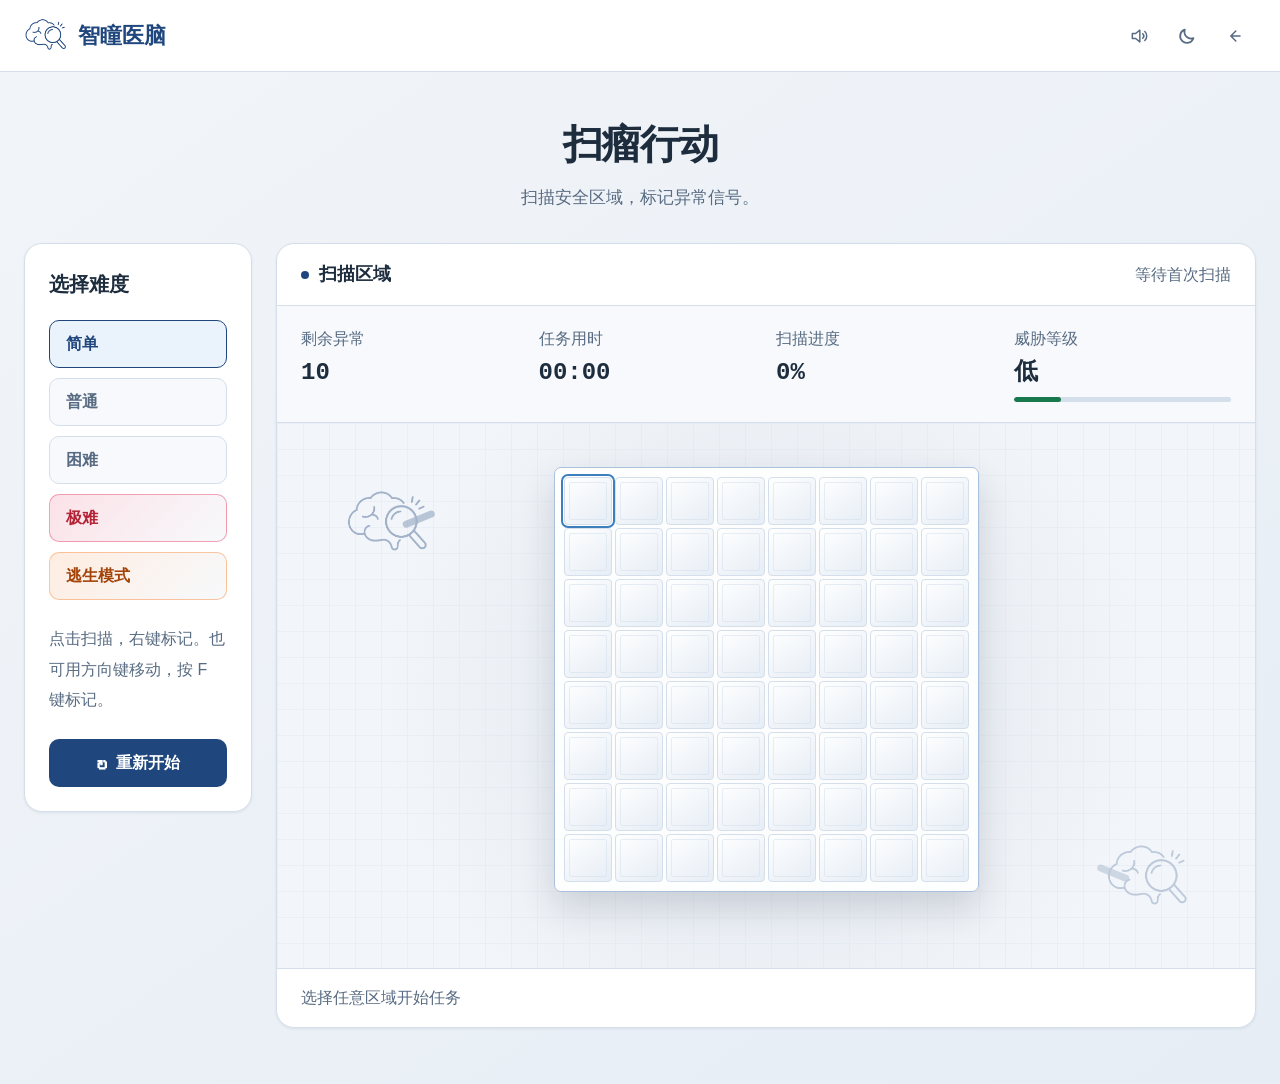
<file: game.html>
<!DOCTYPE html>
<html lang="zh-CN">
<head>
    <meta charset="UTF-8">
    <meta name="viewport" content="width=device-width, initial-scale=1.0">
    <meta name="description" content="BTIR 彩蛋小游戏：在移动扫描线抵达前标记异常信号并完成安全区域扫描。">
    <title>BTIR · 扫瘤行动</title>
    <link rel="icon" type="image/png" href="./assets/icon_exp.png?v=2">
    <script src="./js/theme-init.js"></script>
    <link rel="stylesheet" href="./css/theme.css">
    <link rel="stylesheet" href="./css/game.css?v=4">
</head>
<body>
    <a class="skip-link" href="#mainContent">跳到游戏</a>
    <header class="game-header">
        <a class="game-brand" href="index.html"><span class="game-logo" aria-hidden="true"></span><div><strong>智瞳医脑</strong></div></a>
        <div class="game-header-actions"><button id="soundToggle" class="round-button" type="button" aria-label="切换游戏音效" title="切换游戏音效"><svg class="sound-on" viewBox="0 0 24 24" aria-hidden="true"><path d="M4 9v6h4l5 4V5L8 9H4Zm12.5.2a4 4 0 0 1 0 5.6M19 6.6a7.5 7.5 0 0 1 0 10.8"/></svg><svg class="sound-off" viewBox="0 0 24 24" aria-hidden="true"><path d="M4 9v6h4l5 4V5L8 9H4Zm12 1 5 5m0-5-5 5"/></svg></button><button id="gameTheme" class="round-button" type="button" aria-label="切换明暗主题" title="切换明暗主题"><svg class="moon-icon" viewBox="0 0 20 20" aria-hidden="true"><path d="M16.4 12.2A6.8 6.8 0 0 1 7.8 3.6a6.8 6.8 0 1 0 8.6 8.6Z"/></svg><svg class="sun-icon" viewBox="0 0 20 20" aria-hidden="true"><circle cx="10" cy="10" r="3.2"/><path d="M10 1.8v2M10 16.2v2M1.8 10h2M16.2 10h2M4.2 4.2l1.4 1.4M14.4 14.4l1.4 1.4M15.8 4.2l-1.4 1.4M5.6 14.4l-1.4 1.4"/></svg></button><a class="back-button" href="index.html" aria-label="返回展示页" title="返回展示页"><svg viewBox="0 0 24 24" aria-hidden="true"><path d="m13 6-6 6 6 6m-5-6h10"/></svg></a></div>
    </header>

    <main class="game-shell" id="mainContent">
        <section class="mission-copy">
            <h1>扫瘤行动</h1>
            <p>扫描安全区域，标记异常信号。</p>
        </section>

        <section class="game-layout">
            <aside class="control-panel">
                <h2 class="panel-heading" id="difficultyHeading">选择难度</h2>
                <div class="difficulty-block">
                    <div class="difficulty-list" id="difficultyList" role="group" aria-labelledby="difficultyHeading">
                        <button type="button" data-difficulty="easy" class="active" aria-pressed="true"><strong>简单</strong></button>
                        <button type="button" data-difficulty="normal" aria-pressed="false"><strong>普通</strong></button>
                        <button type="button" data-difficulty="hard" aria-pressed="false"><strong>困难</strong></button>
                        <button type="button" data-difficulty="extreme" class="extreme-difficulty" aria-pressed="false"><strong>极难</strong></button>
                        <button type="button" data-difficulty="escape" class="escape-difficulty" aria-pressed="false"><strong>逃生模式</strong></button>
                    </div>
                </div>
                <p class="game-instructions" id="gameInstructions">点击扫描，右键标记。也可用方向键移动，按 F 键标记。</p>
                <button class="restart-button" id="restartButton" type="button"><span>↻</span> 重新开始</button>
            </aside>

            <section class="game-console" aria-labelledby="boardTitle">
                <div class="console-header">
                    <div><span class="live-dot"></span><strong id="boardTitle">扫描区域</strong></div>
                    <span id="gameStatus" class="game-status idle" role="status">等待首次扫描</span>
                </div>
                <div class="hud">
                    <div><span id="counterLabel">剩余异常</span><strong id="mineCounter">10</strong></div>
                    <div><span id="timerLabel">任务用时</span><strong id="timerValue">00:00</strong></div>
                    <div><span id="progressLabel">扫描进度</span><strong id="progressValue">0%</strong></div>
                    <div class="threat-meter"><span>威胁等级</span><strong id="threatValue">低</strong><i><b id="threatBar"></b></i></div>
                </div>
                <div class="board-stage" id="boardStage">
                    <div class="stage-grid" aria-hidden="true"></div>
                    <div class="threat-preview-layer" id="threatPreviewLayer" aria-hidden="true"></div>
                    <div class="brain-actor brain-one" aria-hidden="true"><div class="ambient-brain"></div><i></i></div>
                    <div class="brain-actor brain-two" aria-hidden="true"><div class="ambient-brain"></div><i></i></div>
                    <div class="board-wrap"><div id="gameBoard" class="game-board" role="grid" aria-label="扫瘤游戏棋盘"></div></div>
                    <div class="stage-corners" aria-hidden="true"><i></i><i></i><i></i><i></i></div>
                </div>
                <div class="console-footer"><span id="footerMessage">选择任意区域开始任务</span></div>
            </section>
        </section>
    </main>

    <div class="result-modal" id="resultModal" hidden>
        <div class="result-card" role="dialog" aria-modal="true" aria-labelledby="resultTitle">
            <span class="result-symbol" id="resultSymbol">✓</span><h2 id="resultTitle">扫描任务完成</h2><p id="resultText"></p>
            <div class="result-stats"><div><span>用时</span><strong id="resultTime">00:00</strong></div><div><span>扫描率</span><strong id="resultProgress">100%</strong></div><div><span>难度</span><strong id="resultDifficulty">简单</strong></div></div>
            <div class="result-actions"><button id="playAgain" type="button">再来一局</button><a href="index.html">返回展示页</a></div>
        </div>
    </div>
    <div class="toast" id="gameToast" role="status"></div>
    <script src="./js/game.js"></script>
</body>
</html>
</file>
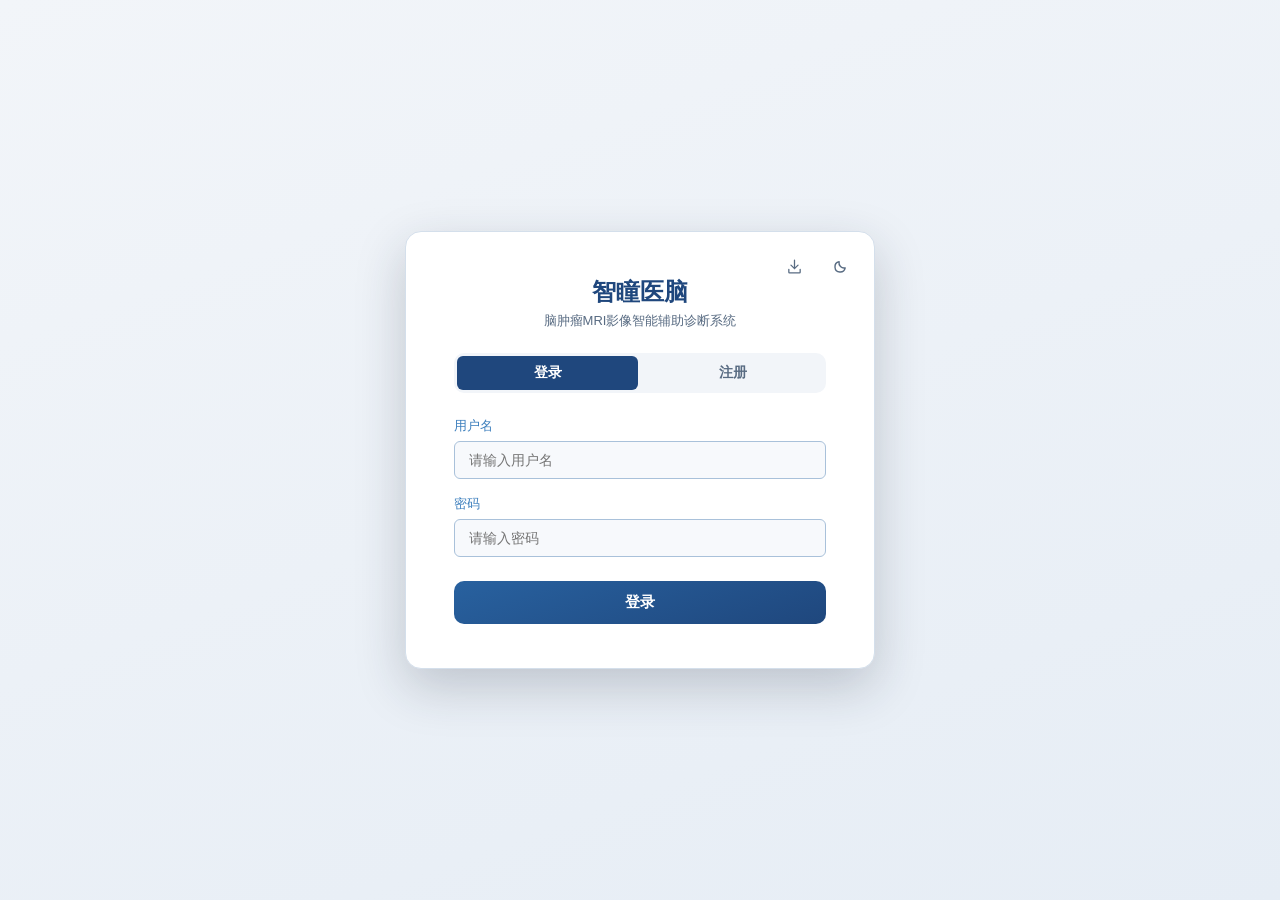
<file: frontend/change-password.html>
<!DOCTYPE html>
<html lang="zh-CN">
<head>
    <meta charset="UTF-8">
    <meta name="viewport" content="width=device-width, initial-scale=1.0">
    <title>修改密码 - 智瞳医脑 - 脑肿瘤MRI影像智能辅助诊断系统</title>
    <link rel="icon" type="image/png" href="/assets/icon_exp.png">
    <!-- Vue 无需在此页加载，使用原生脚本 -->
    <script src="./scripts/theme-init.js"></script>
    <link rel="stylesheet" href="./styles/theme.css">
    <link rel="stylesheet" href="./styles/controls.css">
    <link rel="stylesheet" href="./styles/auth.css">
</head>
<body>
    <div class="auth-card">
        <button type="button" class="theme-toggle btir-icon-button" id="themeToggle" title="切换主题" aria-label="切换主题">
            <svg class="guide-icon-dark" viewBox="0 0 16 16" width="15" height="15" fill="none" stroke="currentColor" stroke-width="1.5" stroke-linecap="round" style="display:none">
                <circle cx="8" cy="8" r="3.2"></circle>
                <path d="M8 1.5v1.8M8 12.7v1.8M1.5 8h1.8M12.7 8h1.8M3.4 3.4l1.3 1.3M11.3 11.3l1.3 1.3M12.7 3.4l-1.3 1.3M4.7 11.3l-1.3 1.3"></path>
            </svg>
            <svg class="guide-icon-light" viewBox="0 0 16 16" width="15" height="15" fill="none" stroke="currentColor" stroke-width="1.5" stroke-linecap="round" stroke-linejoin="round">
                <path d="M13 9.5A5.5 5.5 0 0 1 6.5 3 5.5 5.5 0 1 0 13 9.5Z"></path>
            </svg>
        </button>

        <h1>修改密码</h1>

        <div id="message" class="message" style="display:none"></div>

        <form id="changeForm" novalidate>
            <div class="form-group">
                <label for="currentPassword">当前密码</label>
                <input
                    type="password"
                    id="currentPassword"
                    autocomplete="current-password"
                    placeholder="请输入当前密码"
                    required
                />
            </div>
            <div class="form-group">
                <label for="newPassword">新密码</label>
                <input
                    type="password"
                    id="newPassword"
                    autocomplete="new-password"
                    placeholder="6-72 个字符"
                    required
                />
            </div>
            <div class="form-group">
                <label for="confirmPassword">确认新密码</label>
                <input
                    type="password"
                    id="confirmPassword"
                    autocomplete="new-password"
                    placeholder="再次输入新密码"
                    required
                />
            </div>
            <button type="submit" class="submit-btn" id="submitBtn">确认修改</button>
        </form>

        <div style="text-align:center; margin-top:16px; font-size:13px;">
            <a href="./login.html" style="color: var(--btir-accent);">返回登录</a>
        </div>
    </div>

    <script src="./scripts/change-password.js"></script>
</body>
</html>
</file>
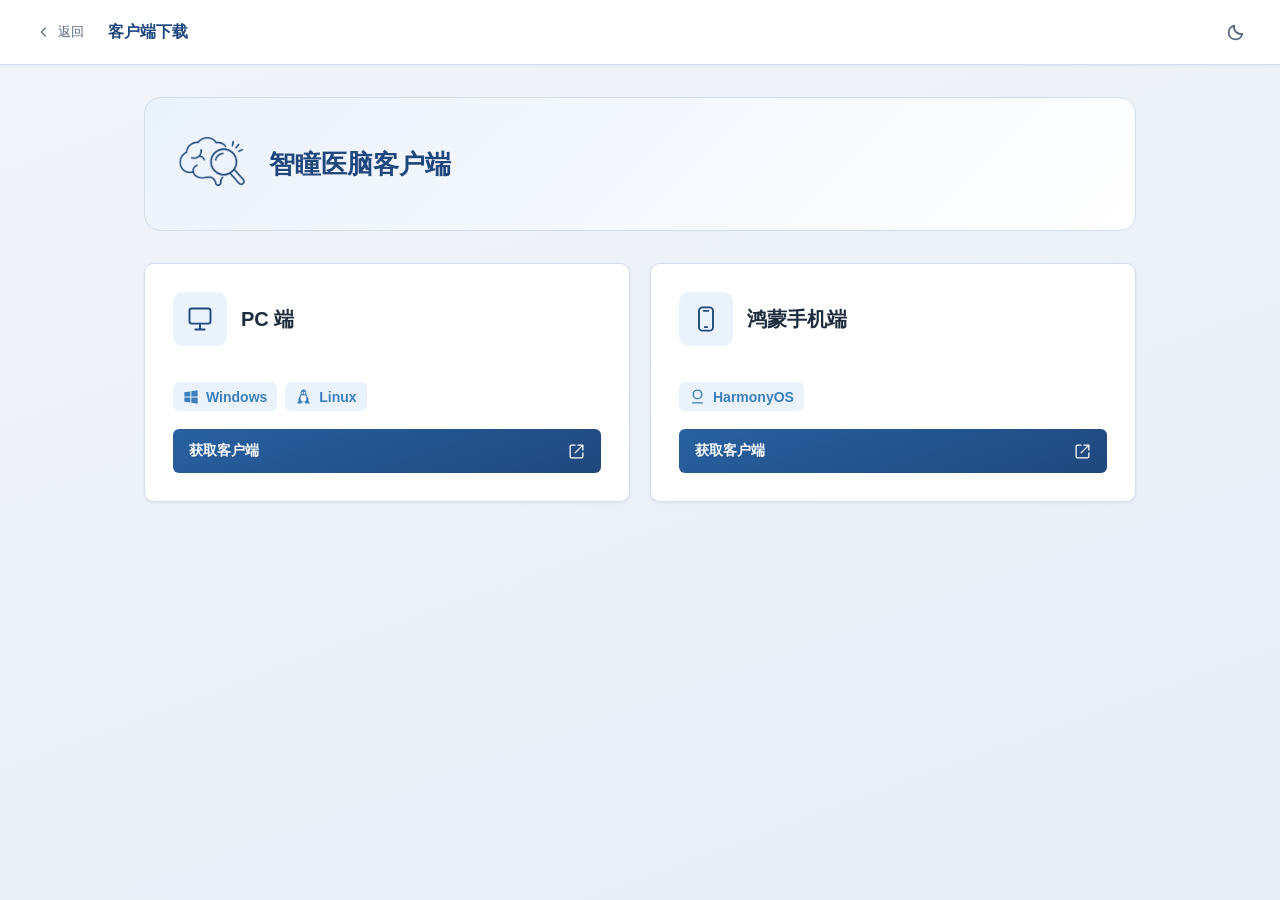
<file: frontend/download.html>
<!DOCTYPE html>
<html lang="zh-CN">
<head>
    <meta charset="UTF-8">
    <meta name="viewport" content="width=device-width, initial-scale=1.0">
    <title>客户端下载 - 智瞳医脑</title>
    <link rel="icon" type="image/png" href="/assets/icon_exp.png">
    <script src="./scripts/theme-init.js"></script>
    <link rel="stylesheet" href="./styles/theme.css">
    <link rel="stylesheet" href="./styles/controls.css">
    <link rel="stylesheet" href="./styles/download.css">
</head>
<body>
    <header class="download-header">
        <a class="download-back" id="downloadBack" href="./index.html">
            <svg viewBox="0 0 24 24" width="16" height="16" fill="none" stroke="currentColor" stroke-width="1.8" stroke-linecap="round" stroke-linejoin="round" aria-hidden="true"><path d="m14 6-6 6 6 6"></path></svg>
            返回
        </a>
        <span class="download-title">客户端下载</span>
        <button class="download-theme btir-icon-button" id="downloadTheme" type="button" title="切换到深色模式" aria-label="切换到深色模式">
            <svg class="theme-moon" viewBox="0 0 16 16" width="20" height="20" fill="none" stroke="currentColor" stroke-width="1.5" stroke-linecap="round" stroke-linejoin="round" aria-hidden="true"><path d="M13 9.5A5.5 5.5 0 0 1 6.5 3 5.5 5.5 0 1 0 13 9.5Z"></path></svg>
            <svg class="theme-sun" viewBox="0 0 16 16" width="20" height="20" fill="none" stroke="currentColor" stroke-width="1.5" stroke-linecap="round" aria-hidden="true"><circle cx="8" cy="8" r="3.2"></circle><path d="M8 1.5v1.8M8 12.7v1.8M1.5 8h1.8M12.7 8h1.8M3.4 3.4l1.3 1.3M11.3 11.3l1.3 1.3M12.7 3.4l-1.3 1.3M4.7 11.3l-1.3 1.3"></path></svg>
        </button>
    </header>

    <main class="download-main">
        <section class="download-hero" aria-labelledby="downloadHeading">
            <span class="download-logo" role="img" aria-label="智瞳医脑"></span>
            <div>
                <h1 id="downloadHeading">智瞳医脑客户端</h1>
            </div>
        </section>

        <section aria-label="客户端平台">
            <div class="download-grid">
                <article class="download-card" aria-labelledby="desktopHeading">
                    <div class="download-card-heading">
                        <span class="download-device" aria-hidden="true">
                            <svg viewBox="0 0 24 24" width="28" height="28" fill="none" stroke="currentColor" stroke-width="1.6" stroke-linecap="round" stroke-linejoin="round"><rect x="3" y="3" width="18" height="13" rx="2"></rect><path d="M8 21h8m-4-5v5"></path></svg>
                        </span>
                        <h2 id="desktopHeading">PC 端</h2>
                    </div>
                    <ul class="download-platforms" aria-label="支持的平台">
                        <li>
                            <svg viewBox="0 0 24 24" width="16" height="16" fill="currentColor" aria-hidden="true"><path d="m2 5 9-1.3v7.5H2zm10.5-1.5L22 2v9.2h-9.5zM2 12.8h9v7.5L2 19zm10.5 0H22V22l-9.5-1.4z"></path></svg>
                            Windows
                        </li>
                        <li>
                            <svg viewBox="0 0 24 24" width="17" height="17" aria-hidden="true"><path fill="currentColor" d="M12 2c-3 0-4.2 2.7-4 5.6.1 2-1.4 3.9-2.5 6.2-1.5 3.3-.3 6.4 3.1 6.4h6.8c3.4 0 4.6-3.1 3.1-6.4C17.4 11.5 15.9 9.6 16 7.6 16.2 4.7 15 2 12 2Z"></path><ellipse cx="12" cy="14.5" rx="4" ry="5" fill="var(--btir-surface)"></ellipse><ellipse cx="10.5" cy="7" rx="1.1" ry="1.6" fill="var(--btir-surface)"></ellipse><ellipse cx="13.5" cy="7" rx="1.1" ry="1.6" fill="var(--btir-surface)"></ellipse><path d="m10 9 2-1 2 1-2 2zM5 18l4 1 1 3H3zm14 0-4 1-1 3h7z" fill="currentColor"></path></svg>
                            Linux
                        </li>
                    </ul>
                    <p class="download-release-status" data-release-status="pc" role="status"></p>
                    <a class="download-action" data-client="pc" href="https://github.com/ckckh2023/BTIR-Client/tree/PC" target="_blank" rel="noopener noreferrer" aria-label="前往 GitHub 获取 PC 客户端（新标签页）">
                        <span>获取客户端</span>
                        <svg viewBox="0 0 24 24" width="17" height="17" fill="none" stroke="currentColor" stroke-width="1.8" stroke-linecap="round" stroke-linejoin="round" aria-hidden="true"><path d="M14 3h7v7m0-7L10 14M10 3H5a2 2 0 0 0-2 2v14a2 2 0 0 0 2 2h14a2 2 0 0 0 2-2v-5"></path></svg>
                    </a>
                </article>

                <article class="download-card" aria-labelledby="harmonyHeading">
                    <div class="download-card-heading">
                        <span class="download-device" aria-hidden="true">
                            <svg viewBox="0 0 24 24" width="28" height="28" fill="none" stroke="currentColor" stroke-width="1.6" stroke-linecap="round" stroke-linejoin="round"><rect x="6" y="2" width="12" height="20" rx="3"></rect><path d="M10 5h4m-3 14h2"></path></svg>
                        </span>
                        <h2 id="harmonyHeading">鸿蒙手机端</h2>
                    </div>
                    <ul class="download-platforms" aria-label="支持的平台">
                        <li>
                            <svg viewBox="0 0 24 24" width="17" height="17" fill="none" stroke="currentColor" stroke-width="2" stroke-linecap="round" aria-hidden="true"><circle cx="12" cy="9" r="6"></circle><path d="M5 21h14"></path></svg>
                            HarmonyOS
                        </li>
                    </ul>
                    <p class="download-release-status" data-release-status="harmony" role="status"></p>
                    <a class="download-action" data-client="harmony" href="https://github.com/ckckh2023/BTIR-Client/tree/Mobile-HarmonyOS" target="_blank" rel="noopener noreferrer" aria-label="前往 GitHub 获取鸿蒙客户端（新标签页）">
                        <span>获取客户端</span>
                        <svg viewBox="0 0 24 24" width="17" height="17" fill="none" stroke="currentColor" stroke-width="1.8" stroke-linecap="round" stroke-linejoin="round" aria-hidden="true"><path d="M14 3h7v7m0-7L10 14M10 3H5a2 2 0 0 0-2 2v14a2 2 0 0 0 2 2h14a2 2 0 0 0 2-2v-5"></path></svg>
                    </a>
                </article>
            </div>
        </section>
    </main>

    <script src="./scripts/download.js"></script>
</body>
</html>
</file>
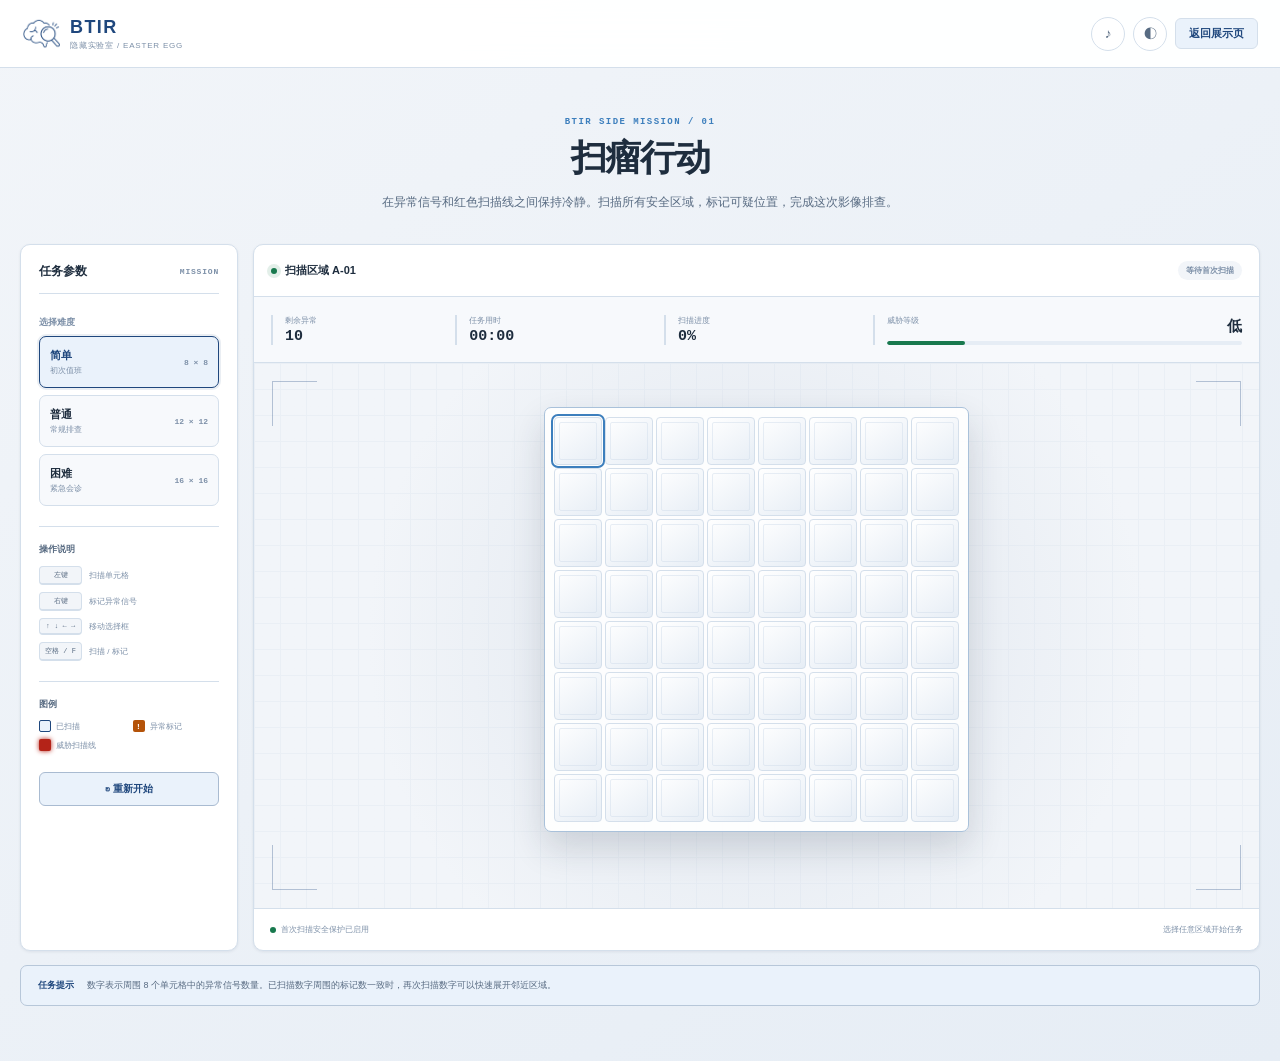
<file: frontend/game.html>
<!DOCTYPE html>
<html lang="zh-CN">
<head>
    <meta charset="UTF-8">
    <meta name="viewport" content="width=device-width, initial-scale=1.0">
    <meta name="description" content="BTIR 彩蛋小游戏：在移动扫描线抵达前标记异常信号并完成安全区域扫描。">
    <title>BTIR · 扫瘤行动</title>
    <link rel="icon" type="image/png" href="../assets/icon_exp.png">
    <script>
        (function () {
            var theme = 'light'
            try { theme = localStorage.getItem('btir_theme') || 'light' } catch (e) { /* 忽略 */ }
            document.documentElement.setAttribute('data-theme', theme)
        })()
    </script>
    <link rel="stylesheet" href="./theme.css">
    <link rel="stylesheet" href="./game.css">
</head>
<body>
    <header class="game-header">
        <a class="game-brand" href="about.html"><span class="game-logo" aria-hidden="true"></span><div><strong>BTIR</strong><span>隐藏实验室 / EASTER EGG</span></div></a>
        <div class="game-header-actions"><button id="soundToggle" class="round-button" type="button" aria-label="切换游戏音效" title="切换游戏音效"><span class="sound-on">♪</span><span class="sound-off">×</span></button><button id="gameTheme" class="round-button" type="button" aria-label="切换明暗主题" title="切换明暗主题">◐</button><a class="back-button" href="about.html">返回展示页</a></div>
    </header>

    <main class="game-shell">
        <section class="mission-copy">
            <span class="mission-kicker">BTIR SIDE MISSION / 01</span>
            <h1>扫瘤行动</h1>
            <p>在异常信号和红色扫描线之间保持冷静。扫描所有安全区域，标记可疑位置，完成这次影像排查。</p>
        </section>

        <section class="game-layout">
            <aside class="control-panel">
                <div class="panel-heading"><span>任务参数</span><b>MISSION</b></div>
                <div class="difficulty-block">
                    <label>选择难度</label>
                    <div class="difficulty-list" id="difficultyList">
                        <button type="button" data-difficulty="easy" class="active"><span><strong>简单</strong><small>初次值班</small></span><b>8 × 8</b></button>
                        <button type="button" data-difficulty="normal"><span><strong>普通</strong><small>常规排查</small></span><b>12 × 12</b></button>
                        <button type="button" data-difficulty="hard"><span><strong>困难</strong><small>紧急会诊</small></span><b>16 × 16</b></button>
                    </div>
                </div>
                <div class="rules-block">
                    <h2>操作说明</h2>
                    <div><kbd>左键</kbd><span>扫描单元格</span></div><div><kbd>右键</kbd><span>标记异常信号</span></div><div><kbd>↑ ↓ ← →</kbd><span>移动选择框</span></div><div><kbd>空格 / F</kbd><span>扫描 / 标记</span></div>
                </div>
                <div class="legend-block"><h2>图例</h2><span><i class="legend-safe"></i>已扫描</span><span><i class="legend-flag">!</i>异常标记</span><span><i class="legend-danger"></i>威胁扫描线</span></div>
                <button class="restart-button" id="restartButton" type="button"><span>↻</span> 重新开始</button>
            </aside>

            <section class="game-console" aria-labelledby="boardTitle">
                <div class="console-header">
                    <div><span class="live-dot"></span><strong id="boardTitle">扫描区域 A-01</strong></div>
                    <span id="gameStatus" class="game-status idle">等待首次扫描</span>
                </div>
                <div class="hud">
                    <div><span>剩余异常</span><strong id="mineCounter">10</strong></div>
                    <div><span>任务用时</span><strong id="timerValue">00:00</strong></div>
                    <div><span>扫描进度</span><strong id="progressValue">0%</strong></div>
                    <div class="threat-meter"><span>威胁等级</span><strong id="threatValue">低</strong><i><b id="threatBar"></b></i></div>
                </div>
                <div class="board-stage" id="boardStage">
                    <div class="stage-grid" aria-hidden="true"></div>
                    <div class="board-wrap"><div id="gameBoard" class="game-board" role="grid" aria-label="扫瘤游戏棋盘"></div></div>
                    <div class="stage-corners" aria-hidden="true"><i></i><i></i><i></i><i></i></div>
                </div>
                <div class="console-footer"><span><i></i> 首次扫描安全保护已启用</span><span id="footerMessage">选择任意区域开始任务</span></div>
            </section>
        </section>
        <section class="game-tip"><strong>任务提示</strong><p>数字表示周围 8 个单元格中的异常信号数量。已扫描数字周围的标记数一致时，再次扫描数字可以快速展开邻近区域。</p></section>
    </main>

    <div class="result-modal" id="resultModal" hidden>
        <div class="result-card" role="dialog" aria-modal="true" aria-labelledby="resultTitle">
            <span class="result-symbol" id="resultSymbol">✓</span><span class="result-kicker">MISSION REPORT</span><h2 id="resultTitle">扫描任务完成</h2><p id="resultText"></p>
            <div class="result-stats"><div><span>用时</span><strong id="resultTime">00:00</strong></div><div><span>扫描率</span><strong id="resultProgress">100%</strong></div><div><span>难度</span><strong id="resultDifficulty">简单</strong></div></div>
            <div class="result-actions"><button id="playAgain" type="button">再来一局</button><a href="about.html">返回展示页</a></div>
        </div>
    </div>
    <div class="toast" id="gameToast" role="status"></div>
    <script src="./game.js"></script>
</body>
</html>
</file>
<file: css/theme.css>
* {
            margin: 0;
            padding: 0;
            box-sizing: border-box;
        }

        [v-cloak] {
            display: none;
        }

        :root {
            --btir-primary: #1f477d;
            --btir-primary-hover: #28619f;
            --btir-primary-soft: #eaf2fb;
            --btir-accent: #3d7fbd;
            --btir-bg: #f2f5f9;
            --btir-bg-soft: #e6edf5;
            --btir-surface: #ffffff;
            --btir-surface-muted: #f7f9fc;
            --btir-border: #d4dfeb;
            --btir-border-strong: #a9c1da;
            --btir-text: #1e2d3e;
            --btir-text-secondary: #586b82;
            --btir-text-muted: #7d90a8;
            --btir-success: #18794e;
            --btir-success-bg: #dcfce7;
            --btir-warning: #b45309;
            --btir-warning-bg: #fef3c7;
            --btir-danger: #b42318;
            --btir-danger-bg: #fee2e2;
            --btir-info: #1d4ed8;
            --btir-info-bg: #dbeafe;
            --btir-radius-sm: 6px;
            --btir-radius-md: 10px;
            --btir-radius-lg: 16px;
            --btir-shadow-sm: 0 1px 3px rgba(30, 41, 59, 0.08);
            --btir-shadow-md: 0 6px 18px rgba(30, 41, 59, 0.10);
            --btir-shadow-lg: 0 18px 50px rgba(30, 41, 59, 0.22);
            --btir-font: 'Microsoft YaHei', 'PingFang SC', 'Segoe UI', Arial, sans-serif;
            --btir-mono: 'Consolas', 'Monaco', 'SFMono-Regular', monospace;
            --btir-transition: 0.2s ease;
            --btir-transition-slow: 0.3s ease;
            --btir-surface-hover: #edf5ff;
            --btir-progress-glow: rgba(59, 130, 246, 0.35);
            --btir-volume-wt: #3b82f6;
            --btir-volume-tc: #8b5cf6;
            --btir-volume-et: #d97706;
        }

        [data-theme="dark"] {
            color-scheme: dark;
            --btir-primary: #5791d4;
            --btir-primary-hover: #6aa5e8;
            --btir-primary-soft: #1a365c;
            --btir-accent: #78b2ed;
            --btir-bg: #0a1220;
            --btir-bg-soft: #111d31;
            --btir-surface: #152239;
            --btir-surface-muted: #1b2b46;
            --btir-surface-hover: #223957;
            --btir-border: #314865;
            --btir-border-strong: #4c6687;
            --btir-text: #f3f7fd;
            --btir-text-secondary: #c2d0e2;
            --btir-text-muted: #91a5c0;
            --btir-shadow-sm: 0 1px 3px rgba(0, 0, 0, 0.45);
            --btir-shadow-md: 0 6px 18px rgba(0, 0, 0, 0.5);
            --btir-shadow-lg: 0 18px 50px rgba(0, 0, 0, 0.6);
            --btir-progress-glow: rgba(59, 130, 246, 0.28);
            --btir-volume-wt: #60a5fa;
            --btir-volume-tc: #a78bfa;
            --btir-volume-et: #f59e0b;
        }

        @media (prefers-reduced-motion: reduce) {
            *,
            *::before,
            *::after {
                animation-duration: 0.01ms !important;
                animation-iteration-count: 1 !important;
                transition-duration: 0.01ms !important;
                scroll-behavior: auto !important;
            }
        }

        ::-webkit-scrollbar {
            width: 10px;
            height: 10px;
        }

        ::-webkit-scrollbar-track {
            background: transparent;
        }

        ::-webkit-scrollbar-thumb {
            background: var(--btir-border-strong);
            border: 2px solid transparent;
            border-radius: 999px;
            background-clip: padding-box;
        }

        ::-webkit-scrollbar-thumb:hover {
            background: var(--btir-accent);
            background-clip: padding-box;
        }

        * {
            scrollbar-width: thin;
            scrollbar-color: var(--btir-border-strong) transparent;
        }
</file>
<file: css/game.css>
body { min-width: 320px; min-height: 100vh; color: var(--btir-text); background: linear-gradient(145deg, var(--btir-bg), var(--btir-bg-soft)); font: 16px/1.6 var(--btir-font); }
button, a { font-family: inherit; -webkit-tap-highlight-color: transparent; }
a:focus-visible, button:focus-visible { outline: 3px solid var(--btir-accent); outline-offset: 3px; }
.skip-link { position: fixed; z-index: 300; top: -60px; left: 16px; padding: 8px 16px; color: #fff; background: var(--btir-primary); border-radius: 8px; }
.skip-link:focus { top: 10px; }
.game-header { min-height: 72px; padding: 10px max(24px, calc((100% - 1240px) / 2)); display: flex; align-items: center; justify-content: space-between; gap: 16px; background: var(--btir-surface); border-bottom: 1px solid var(--btir-border); }
.game-brand { display: flex; align-items: center; gap: 12px; color: var(--btir-primary); text-decoration: none; }
.game-logo { display: block; flex: 0 0 42px; width: 42px; height: 42px; background: currentColor; -webkit-mask: url('../assets/icon_exp.png') center / contain no-repeat; mask: url('../assets/icon_exp.png') center / contain no-repeat; }
.game-brand strong { font-size: 22px; white-space: nowrap; }
.game-header-actions { display: flex; gap: 6px; }
.round-button, .back-button { display: grid; place-items: center; flex: 0 0 42px; width: 42px; height: 42px; padding: 0; color: var(--btir-text-secondary); background: transparent; border: 0; border-radius: 10px; cursor: pointer; transition: color .2s, background .2s; }
.round-button:hover, .back-button:hover { color: var(--btir-primary); background: var(--btir-primary-soft); }
.round-button svg, .back-button svg { width: 20px; height: 20px; fill: none; stroke: currentColor; stroke-width: 1.8; stroke-linecap: round; stroke-linejoin: round; }
.sound-off, .game-header .sun-icon { display: none; }
.muted .sound-on, [data-theme="dark"] .game-header .moon-icon { display: none; }
.muted .sound-off, [data-theme="dark"] .game-header .sun-icon { display: block; }
.game-shell { width: min(1240px, calc(100% - 48px)); margin: auto; padding: 40px 0 56px; }
.mission-copy { margin-bottom: 32px; text-align: center; }
.mission-copy h1 { font-size: clamp(30px, 4vw, 40px); letter-spacing: -.035em; }
.mission-copy p { margin-top: 8px; color: var(--btir-text-secondary); font-size: 17px; }
.game-layout { display: grid; grid-template-columns: 228px minmax(0, 1fr); gap: 24px; align-items: start; }
.control-panel, .game-console { min-width: 0; background: var(--btir-surface); border: 1px solid var(--btir-border); border-radius: 18px; box-shadow: var(--btir-shadow-sm); }
.control-panel { padding: 24px; }
.panel-heading { font-size: 20px; margin-bottom: 20px; }
.difficulty-list { display: grid; gap: 10px; }
.difficulty-list button { min-height: 48px; padding: 10px 16px; color: var(--btir-text-secondary); background: var(--btir-surface-muted); border: 1px solid var(--btir-border); border-radius: 10px; text-align: left; font-size: 16px; cursor: pointer; transition: border-color .2s, background .2s, color .2s; }
.difficulty-list button:hover { color: var(--btir-primary); border-color: var(--btir-primary); }
.difficulty-list button.active { color: var(--btir-primary); background: var(--btir-primary-soft); border-color: var(--btir-primary); }
.game-instructions { margin-top: 24px; color: var(--btir-text-secondary); font-size: 16px; line-height: 1.9; }
.restart-button { display: flex; align-items: center; justify-content: center; gap: 8px; width: 100%; min-height: 48px; margin-top: 24px; padding: 10px 14px; color: #fff; background: var(--btir-primary); border: 0; border-radius: 10px; font-size: 16px; font-weight: 650; cursor: pointer; transition: background .2s; }
.restart-button:hover { background: var(--btir-primary-hover); }
.restart-button span { font-size: 23px; line-height: 1; }
.game-console { overflow: hidden; }
.console-header { min-height: 62px; padding: 14px 24px; display: flex; flex-wrap: wrap; align-items: center; justify-content: space-between; gap: 12px; border-bottom: 1px solid var(--btir-border); }
.console-header > div { display: flex; align-items: center; gap: 10px; }
.console-header strong { font-size: 18px; }
.live-dot { width: 8px; height: 8px; background: var(--btir-primary); border-radius: 50%; }
.game-status { color: var(--btir-text-secondary); font-size: 16px; }
.game-status.running { color: var(--btir-primary); }
.game-status.won { color: var(--btir-success); }
.game-status.lost { color: var(--btir-danger); }
.hud { display: grid; grid-template-columns: repeat(4, minmax(0, 1fr)); gap: 20px; padding: 20px 24px; background: var(--btir-surface-muted); border-bottom: 1px solid var(--btir-border); }
.hud span, .hud strong { display: block; }
.hud span { color: var(--btir-text-secondary); font-size: 16px; white-space: nowrap; }
.hud strong { margin-top: 4px; font: 700 24px/1.4 var(--btir-mono); }
.threat-meter i { display: block; height: 5px; margin-top: 8px; overflow: hidden; border-radius: 99px; background: var(--btir-border); }
.threat-meter b { display: block; height: 100%; width: 22%; border-radius: inherit; background: var(--btir-success); transition: width .3s, background .3s; }
.console-footer { padding: 16px 24px; color: var(--btir-text-secondary); font-size: 16px; border-top: 1px solid var(--btir-border); }
.board-stage { position: relative; min-height: 545px; display: grid; place-items: center; padding: 28px; overflow: hidden; background: radial-gradient(circle at center, color-mix(in srgb, var(--btir-primary) 9%, var(--btir-bg)) 0, var(--btir-bg) 68%); }.stage-grid { position: absolute; inset: 0; opacity: .25; background-image: linear-gradient(var(--btir-border) 1px, transparent 1px), linear-gradient(90deg,var(--btir-border) 1px, transparent 1px); background-size: 26px 26px; }.board-wrap { position: relative; z-index: 2; max-width: 100%; padding: 9px; background: color-mix(in srgb, var(--btir-surface) 92%, transparent); border: 1px solid var(--btir-border-strong); border-radius: 7px; box-shadow: 0 16px 35px rgba(30,45,62,.16); overflow: auto; }.game-board { --board-size: 8; --cell-size: 48px; display: grid; grid-template-columns: repeat(var(--board-size), var(--cell-size)); gap: 3px; outline: none; }.game-cell { position: relative; width: var(--cell-size); height: var(--cell-size); display: grid; place-items: center; padding: 0; color: var(--btir-text-secondary); background: linear-gradient(145deg, var(--btir-surface), var(--btir-bg-soft)); border: 1px solid var(--btir-border); border-radius: 4px; font: 800 calc(var(--cell-size) * .34) var(--btir-mono); cursor: crosshair; user-select: none; overflow: hidden; transition: background .12s, border-color .12s, transform .1s; }.game-cell::before { content: ''; position: absolute; inset: 4px; border: 1px solid color-mix(in srgb, var(--btir-border) 52%, transparent); border-radius: 2px; }.game-cell:hover:not(.revealed) { border-color: var(--btir-primary); background: var(--btir-primary-soft); transform: translateY(-1px); }.game-cell.selected { outline: 2px solid var(--btir-accent); outline-offset: 1px; z-index: 3; }.game-cell.revealed { background: var(--btir-surface-muted); border-color: color-mix(in srgb, var(--btir-border) 70%, transparent); cursor: default; }.game-cell.revealed::before { display: none; }.game-cell.flagged { color: #fff; background: var(--btir-warning); border-color: var(--btir-warning); }.game-cell.flagged::after { content: '!'; position: relative; z-index: 2; }.game-cell.mine { color: #fff; background: var(--btir-danger); border-color: var(--btir-danger); animation: mine-hit .42s ease; }.game-cell.mine::after { content: '×'; position: relative; z-index: 2; }.game-cell.n1 { color: #3979b6; }.game-cell.n2 { color: var(--btir-success); }.game-cell.n3 { color: var(--btir-warning); }.game-cell.n4,.game-cell.n5,.game-cell.n6,.game-cell.n7,.game-cell.n8 { color: var(--btir-danger); }.game-cell.threat::after { content: ''; position: absolute; z-index: 5; inset: 0; background: color-mix(in srgb, var(--btir-danger) 70%, transparent); box-shadow: inset 0 0 12px var(--btir-danger), 0 0 9px var(--btir-danger); animation: threat-flash .38s ease-in-out infinite alternate; pointer-events: none; }.game-cell.threat.horizontal::before { display: block; inset: calc(50% - 1px) 0 auto; height: 2px; border: 0; background: #ff6672; box-shadow: 0 0 8px #ff6672; }.game-cell.threat.vertical::before { display: block; inset: 0 auto 0 calc(50% - 1px); width: 2px; border: 0; background: #ff6672; box-shadow: 0 0 8px #ff6672; }

.game-board { --cell-size: var(--cell-limit, 48px); }
.game-cell.n1 { color: #1d5f9f; }
.game-cell.n2 { color: #08734a; }
.game-cell.n3 { color: #a34308; }
[data-theme="dark"] .game-cell.n1 { color: #93c5fd; }
[data-theme="dark"] .game-cell.n2 { color: #86efac; }
[data-theme="dark"] .game-cell.n3 { color: #fcd34d; }
[data-theme="dark"] .game-cell.n4, [data-theme="dark"] .game-cell.n5, [data-theme="dark"] .game-cell.n6, [data-theme="dark"] .game-cell.n7, [data-theme="dark"] .game-cell.n8 { color: #fda4af; }
.difficulty-list .extreme-difficulty { color: #fda4af; border-color: rgba(225,29,72,.38); background: linear-gradient(135deg, rgba(225,29,72,.13), var(--btir-surface-muted)); }.difficulty-list .extreme-difficulty.active { color: #fff; background: linear-gradient(135deg, #be123c, #4c0519); border-color: #fb7185; box-shadow: 0 0 0 2px rgba(251,113,133,.18), 0 0 22px rgba(225,29,72,.34); }body.extreme-mode .mission-copy { display: none; }body.extreme-mode .game-console { border-color: rgba(251,113,133,.35); }
.difficulty-list .escape-difficulty { color: #fed7aa; border-color: rgba(249,115,22,.38); background: linear-gradient(135deg, rgba(249,115,22,.13), var(--btir-surface-muted)); }.difficulty-list .escape-difficulty.active { color: #fff; background: linear-gradient(135deg, #ea580c, #7c2d12); border-color: #fdba74; box-shadow: 0 0 0 2px rgba(251,146,60,.18), 0 0 22px rgba(249,115,22,.34); }body.escape-mode .board-stage { background: radial-gradient(circle at center, rgba(225,29,72,.18), var(--btir-bg) 66%); }body.escape-mode .game-cell.escape-cell { cursor: none; }body.escape-mode .game-cell.selected { outline-color: #fff; box-shadow: 0 0 0 3px rgba(251,146,60,.75), 0 0 19px rgba(251,113,133,.82); animation: escape-player .55s ease-in-out infinite alternate; }body.escape-mode .hud > div:first-child strong { color: #fb7185; }body.escape-mode .console-footer span:first-child { display: none; }.board-stage.damage-flash::after { content: ''; position: absolute; z-index: 30; inset: 0; pointer-events: none; background: rgba(244,63,94,.34); animation: damage-hit .3s ease-out; }@keyframes escape-player { to { transform: scale(.88); } }@keyframes damage-hit { to { opacity: 0; } }

.brain-actor { position: absolute; z-index: 1; width: 82px; height: 82px; color: var(--btir-primary); opacity: .38; animation: brain-idle 3.2s ease-in-out infinite; }.ambient-brain { width: 82px; height: 82px; background-color: currentColor; -webkit-mask: url('../assets/icon_exp.png') center / contain no-repeat; mask: url('../assets/icon_exp.png') center / contain no-repeat; }.brain-actor > i { position: absolute; z-index: -1; top: 39px; left: 58px; width: 34px; height: 7px; display: block; background: currentColor; border-radius: 99px; opacity: .72; transform: rotate(-22deg); transform-origin: left center; }.brain-one { left: 7%; top: 11%; }.brain-two { right: 7%; bottom: 9%; opacity: .24; animation-delay: -1.4s; }.brain-two > i { right: 58px; left: auto; transform: rotate(22deg); transform-origin: right center; }[data-theme="dark"] .brain-actor { color: #93c5fd; }.brain-actor.throwing { animation: brain-throw .72s cubic-bezier(.2,.75,.25,1) both; }.brain-actor.throwing > i { animation: brain-arm-throw .72s ease-out both; }.brain-two.throwing > i { animation-name: brain-arm-throw-right; }.tumor-projectile { position: absolute; z-index: 6; width: 21px; height: 21px; display: block; pointer-events: none; background: radial-gradient(circle at 35% 30%, #fecdd3 0 12%, #fb7185 14% 44%, #be123c 48% 72%, #5f1028 76%); border: 2px solid rgba(255,255,255,.8); border-radius: 48% 56% 45% 60%; box-shadow: 0 0 15px #fb7185; transform: translate(-50%, -50%) scale(.7); transition: left 1.35s cubic-bezier(.2,.72,.23,1), top 1.35s cubic-bezier(.2,.72,.23,1), transform 1.35s ease-in, opacity 1.35s ease-in; }.game-cell.tumor-target { z-index: 7; overflow: visible; border-color: #fb7185; box-shadow: 0 0 0 2px rgba(251,113,133,.22); }.game-cell.tumor-target::after { content: ''; position: absolute; z-index: 8; inset: -58%; border: 3px solid #fb7185; border-radius: 50%; box-shadow: 0 0 16px 5px rgba(251,113,133,.78), inset 0 0 12px rgba(251,113,133,.28); pointer-events: none; animation: tumor-lock 1.35s linear forwards; }.game-cell.tumor-blocked { color: transparent; background: radial-gradient(circle, #fb7185 0 26%, #be123c 28% 48%, #5f1028 50% 100%); border-color: #fb7185; cursor: not-allowed; animation: tumor-pulse .65s ease-in-out infinite alternate; }.game-cell.tumor-blocked::before { display: none; }.game-cell.tumor-blocked::after { content: ''; position: absolute; width: 48%; height: 48%; border: 2px solid rgba(255,255,255,.78); border-radius: 50% 42% 56% 38%; box-shadow: 0 0 10px rgba(255,255,255,.75); transform: rotate(24deg); }.game-cell.tumor-blocked.selected { outline-color: #fda4af; }
@keyframes brain-idle { 0%,100% { transform: translateY(0) rotate(-2deg); } 50% { transform: translateY(-7px) rotate(2deg); } }
@keyframes brain-throw { 0% { transform: translate(0,0) rotate(0); } 30% { transform: translate(-7px,6px) rotate(-10deg); } 65% { transform: translate(10px,-6px) rotate(11deg); } 100% { transform: translate(0,0) rotate(0); } }
@keyframes brain-arm-throw { 0%,24% { transform: rotate(-22deg); } 62% { transform: rotate(-74deg) scaleX(1.18); } 100% { transform: rotate(-22deg); } }
@keyframes brain-arm-throw-right { 0%,24% { transform: rotate(22deg); } 62% { transform: rotate(74deg) scaleX(1.18); } 100% { transform: rotate(22deg); } }
@keyframes tumor-lock { 0% { transform: scale(1); opacity: .98; } 72% { opacity: 1; } 100% { transform: scale(.13); opacity: .2; } }
@keyframes tumor-pulse { to { filter: brightness(1.3); transform: scale(.93); box-shadow: inset 0 0 16px rgba(255,255,255,.34), 0 0 13px #fb7185; } }

/* The brain is a small actor: it idles, leans forward and throws toward its target. */
.ambient-brain { position: relative; z-index: 1; }.brain-actor > i { z-index: 0; }.brain-two.throwing { animation-name: brain-throw-right; }.tumor-projectile { transition-duration: var(--tumor-flight, 1.35s); }.game-cell.tumor-target::after { animation-duration: var(--tumor-lock-duration, 1.35s); }
.game-cell.tumor-splash-target { z-index: 6; overflow: visible; border-color: #fda4af; }.game-cell.tumor-splash-target::after { content: ''; position: absolute; z-index: 7; inset: -25%; border: 2px dashed #fda4af; border-radius: 50%; box-shadow: 0 0 10px 2px rgba(251,113,133,.55); pointer-events: none; animation: tumor-lock var(--tumor-lock-duration, 1.35s) linear forwards; }
@keyframes brain-throw-right { 0% { transform: translate(0,0) rotate(0); } 30% { transform: translate(7px,6px) rotate(10deg); } 65% { transform: translate(-10px,-6px) rotate(-11deg); } 100% { transform: translate(0,0) rotate(0); } }

.threat-preview-layer { position: absolute; inset: 0; z-index: 4; pointer-events: none; }.board-wrap { z-index: 2; }.threat-preview { position: absolute; display: grid; place-items: center; width: 26px; height: 26px; color: #fff; background: #e11d48; border: 3px solid #fff; border-radius: 50%; box-shadow: 0 0 16px 5px rgba(225,29,72,.86); font: 900 18px/1 var(--btir-mono); text-shadow: 0 1px 2px rgba(0,0,0,.65); transform: translate(-50%, -50%); animation: threat-warning .26s steps(2, end) infinite; }
@keyframes threat-warning { 50% { transform: translate(-50%, -50%) scale(1.14); background: #ff1744; box-shadow: 0 0 22px 8px rgba(255,23,68,.98); } }

/* Keep special modes within the same readable layout. */
.difficulty-list .extreme-difficulty { color: #b42335; }
.difficulty-list .escape-difficulty { color: #a34308; }
[data-theme="dark"] .difficulty-list .extreme-difficulty { color: #fda4af; }
[data-theme="dark"] .difficulty-list .escape-difficulty { color: #fed7aa; }
.difficulty-list .extreme-difficulty.active, .difficulty-list .escape-difficulty.active { color: #fff; }
body.extreme-mode .game-shell { width: min(1480px, calc(100% - 48px)); padding-top: 24px; }
body.extreme-mode .mission-copy { display: none; }
.result-modal { position: fixed; z-index: 200; inset: 0; display: grid; place-items: center; padding: 24px; overflow-y: auto; background: rgba(6,15,27,.72); backdrop-filter: blur(8px); }
.result-modal[hidden] { display: none; }
.result-card { width: min(480px, 100%); padding: 32px; border: 1px solid var(--btir-border); border-radius: 20px; color: var(--btir-text); background: var(--btir-surface); text-align: center; box-shadow: var(--btir-shadow-lg); animation: modal-in .25s ease; }
.result-symbol { display: grid; place-items: center; width: 64px; height: 64px; margin: 0 auto 20px; color: #fff; background: var(--btir-success); border-radius: 50%; font-size: 32px; }
.result-card.failed .result-symbol { background: var(--btir-danger); }
.result-card h2 { font-size: 28px; }
.result-card > p { margin-top: 12px; color: var(--btir-text-secondary); font-size: 16px; }
.result-stats { display: grid; grid-template-columns: repeat(3, minmax(0, 1fr)); gap: 8px; margin-top: 24px; }
.result-stats div { padding: 12px 8px; background: var(--btir-bg); border-radius: 10px; }
.result-stats span, .result-stats strong { display: block; font-size: 16px; }
.result-stats span { color: var(--btir-text-secondary); }
.result-stats strong { margin-top: 6px; overflow-wrap: anywhere; }
.result-actions { display: flex; gap: 12px; margin-top: 28px; }
.result-actions button, .result-actions a { flex: 1; display: inline-flex; align-items: center; justify-content: center; min-height: 48px; padding: 12px; border: 1px solid var(--btir-border); border-radius: 10px; color: var(--btir-primary); background: var(--btir-primary-soft); font-size: 16px; font-weight: 650; text-decoration: none; cursor: pointer; }
.result-actions button { color: #fff; background: var(--btir-primary); border-color: transparent; }
.result-actions button:hover { background: var(--btir-primary-hover); }
.result-actions a:hover { border-color: var(--btir-primary); }
.toast { position: fixed; z-index: 220; left: 50%; bottom: 24px; width: max-content; max-width: calc(100% - 32px); padding: 12px 18px; color: #fff; background: #172b45; border: 1px solid #4c6687; border-radius: 10px; font-size: 16px; opacity: 0; pointer-events: none; transform: translate(-50%,10px); transition: opacity .2s, transform .2s; }
.toast.show { opacity: 1; transform: translate(-50%,0); }
@keyframes threat-flash { to { opacity: .72; } }
@keyframes mine-hit { 50% { transform: scale(1.12); } }
@keyframes modal-in { from { opacity: 0; transform: scale(.94) translateY(10px); } }
@media (max-width: 1000px) {
    .game-layout { grid-template-columns: 1fr; gap: 20px; }
    .control-panel { display: grid; grid-template-columns: 1fr auto; gap: 16px 24px; align-items: center; }
    .panel-heading { grid-column: 1 / -1; margin: 0; }
    .difficulty-block { grid-column: 1 / -1; }
    .difficulty-list { grid-template-columns: repeat(5, minmax(0, 1fr)); }
    .difficulty-list button { text-align: center; padding-inline: 8px; }
    .game-instructions { margin: 0; }
    .restart-button { margin: 0; width: auto; }
    .board-stage { min-height: 460px; }
    .game-board { --cell-size: min(var(--cell-limit, 48px), max(24px, calc((100vw - 130px - (var(--board-size) - 1) * 3px) / var(--board-size)))); }
}
@media (max-width: 600px) {
    .game-header { min-height: 64px; padding: 10px 16px; gap: 8px; }
    .game-brand { gap: 8px; }
    .game-logo { flex-basis: 36px; width: 36px; height: 36px; }
    .game-brand strong { font-size: 18px; }
    .game-header-actions { gap: 2px; }
    .round-button, .back-button { flex-basis: 36px; width: 36px; height: 36px; }
    .game-shell, body.extreme-mode .game-shell { width: calc(100% - 24px); padding-top: 28px; }
    .mission-copy { margin-bottom: 24px; }
    .control-panel { grid-template-columns: 1fr; padding: 20px; gap: 16px; }
    .panel-heading, .difficulty-block { grid-column: auto; }
    .difficulty-list { grid-template-columns: repeat(3, minmax(0, 1fr)); }
    .difficulty-list button { padding-inline: 6px; }
    .difficulty-list .escape-difficulty { grid-column: span 2; }
    .console-header { padding: 16px; gap: 8px; }
    .hud { grid-template-columns: repeat(2, minmax(0, 1fr)); padding: 16px; gap: 16px 24px; }
    .hud strong { font-size: 22px; }
    .board-stage { min-height: 360px; padding: 24px 12px; }
    .board-wrap { padding: 6px; }
    .game-board { gap: 3px; --cell-size: min(var(--cell-limit, 48px), max(24px, calc((100vw - 66px - (var(--board-size) - 1) * 3px) / var(--board-size)))); }
    .console-footer { padding: 16px; }
    .result-modal { padding: 16px; }
    .result-card { padding: 24px 20px; }
    .result-card h2 { font-size: 24px; }
    .result-actions { flex-direction: column; }
}
</file>
<file: frontend/styles/theme.css>
* {
            margin: 0;
            padding: 0;
            box-sizing: border-box;
        }

        [v-cloak] {
            display: none;
        }

        :root {
            --btir-primary: #1f477d;
            --btir-primary-hover: #28619f;
            --btir-primary-soft: #eaf2fb;
            --btir-accent: #3d7fbd;
            --btir-bg: #f2f5f9;
            --btir-bg-soft: #e6edf5;
            --btir-surface: #ffffff;
            --btir-surface-muted: #f7f9fc;
            --btir-border: #d4dfeb;
            --btir-border-strong: #a9c1da;
            --btir-text: #1e2d3e;
            --btir-text-secondary: #586b82;
            --btir-text-muted: #7d90a8;
            --btir-success: #18794e;
            --btir-success-bg: #dcfce7;
            --btir-warning: #b45309;
            --btir-warning-bg: #fef3c7;
            --btir-danger: #b42318;
            --btir-danger-bg: #fee2e2;
            --btir-info: #1d4ed8;
            --btir-info-bg: #dbeafe;
            --btir-radius-sm: 6px;
            --btir-radius-md: 10px;
            --btir-radius-lg: 16px;
            --btir-shadow-sm: 0 1px 3px rgba(30, 41, 59, 0.08);
            --btir-shadow-md: 0 6px 18px rgba(30, 41, 59, 0.10);
            --btir-shadow-lg: 0 18px 50px rgba(30, 41, 59, 0.22);
            --btir-font: 'Microsoft YaHei', 'PingFang SC', 'Segoe UI', Arial, sans-serif;
            --btir-mono: 'Consolas', 'Monaco', 'SFMono-Regular', monospace;
            --btir-transition: 0.2s ease;
            --btir-transition-slow: 0.3s ease;
            --btir-surface-hover: #edf5ff;
            --btir-progress-glow: rgba(59, 130, 246, 0.35);
            --btir-volume-wt: #3b82f6;
            --btir-volume-tc: #8b5cf6;
            --btir-volume-et: #d97706;
        }

        [data-theme="dark"] {
            color-scheme: dark;
            --btir-primary: #5791d4;
            --btir-primary-hover: #6aa5e8;
            --btir-primary-soft: #1a365c;
            --btir-accent: #78b2ed;
            --btir-bg: #0a1220;
            --btir-bg-soft: #111d31;
            --btir-surface: #152239;
            --btir-surface-muted: #1b2b46;
            --btir-surface-hover: #223957;
            --btir-border: #314865;
            --btir-border-strong: #4c6687;
            --btir-text: #f3f7fd;
            --btir-text-secondary: #c2d0e2;
            --btir-text-muted: #91a5c0;
            --btir-shadow-sm: 0 1px 3px rgba(0, 0, 0, 0.45);
            --btir-shadow-md: 0 6px 18px rgba(0, 0, 0, 0.5);
            --btir-shadow-lg: 0 18px 50px rgba(0, 0, 0, 0.6);
            --btir-progress-glow: rgba(59, 130, 246, 0.28);
            --btir-volume-wt: #60a5fa;
            --btir-volume-tc: #a78bfa;
            --btir-volume-et: #f59e0b;
        }

        @media (prefers-reduced-motion: reduce) {
            *,
            *::before,
            *::after {
                animation-duration: 0.01ms !important;
                animation-iteration-count: 1 !important;
                transition-duration: 0.01ms !important;
                scroll-behavior: auto !important;
            }
        }

        ::-webkit-scrollbar {
            width: 10px;
            height: 10px;
        }

        ::-webkit-scrollbar-track {
            background: transparent;
        }

        ::-webkit-scrollbar-thumb {
            background: var(--btir-border-strong);
            border: 2px solid transparent;
            border-radius: 999px;
            background-clip: padding-box;
        }

        ::-webkit-scrollbar-thumb:hover {
            background: var(--btir-accent);
            background-clip: padding-box;
        }

        * {
            scrollbar-width: thin;
            scrollbar-color: var(--btir-border-strong) transparent;
        }
</file>
<file: frontend/styles/controls.css>
/* 公共图标按钮：页面样式仅负责定位。 */
.btir-icon-button {
    display: inline-flex;
    align-items: center;
    justify-content: center;
    flex-shrink: 0;
    width: 40px;
    height: 40px;
    padding: 0;
    color: var(--btir-text-secondary);
    background: transparent;
    border: 0;
    border-radius: 50%;
    font: inherit;
    text-decoration: none;
    cursor: pointer;
    transition: color var(--btir-transition), background-color var(--btir-transition), transform var(--btir-transition);
}

.btir-icon-button:hover {
    color: var(--btir-primary);
    background: var(--btir-primary-soft);
}

.btir-icon-button:active { transform: scale(0.92); }

.btir-icon-button:focus-visible {
    outline: 2px solid var(--btir-accent);
    outline-offset: 3px;
}

.btir-icon-button svg { vertical-align: middle; }
</file>
<file: frontend/styles/auth.css>
body {
    font-family: var(--btir-font);
    background: linear-gradient(160deg, var(--btir-bg) 0%, var(--btir-bg-soft) 100%);
    color: var(--btir-text);
    min-height: 100vh;
    display: flex;
    justify-content: center;
    align-items: center;
    padding: 20px;
}

.auth-card {
    position: relative;
    background: var(--btir-surface);
    border: 1px solid var(--btir-border);
    border-radius: var(--btir-radius-lg);
    box-shadow: var(--btir-shadow-lg);
    padding: 44px 48px;
    width: 470px;
    max-width: 100%;
    animation: slide-up 0.3s ease;
}

.auth-card .theme-toggle {
    position: absolute;
    top: 14px;
    right: 14px;
}

.auth-card .client-download-entry {
    position: absolute;
    top: 14px;
    right: 60px;
}

h1 {
    color: var(--btir-primary);
    margin-bottom: 22px;
    font-size: 24px;
    text-align: center;
}

.auth-card-subtitle {
    margin: -18px 0 22px;
    text-align: center;
    font-size: 13px;
    line-height: 1.4;
    color: var(--btir-text-secondary);
    font-weight: 500;
}

.form-group {
    margin-bottom: 16px;
}

label {
    display: block;
    margin-bottom: 6px;
    color: var(--btir-accent);
    font-weight: 500;
    font-size: 13px;
}

input {
    width: 100%;
    padding: 10px 14px;
    color: var(--btir-text);
    background: var(--btir-surface-muted);
    border: 1px solid var(--btir-border-strong);
    border-radius: var(--btir-radius-sm);
    font-size: 14px;
    transition: border-color var(--btir-transition), box-shadow var(--btir-transition);
}

input:hover {
    border-color: var(--btir-accent);
}

input:focus {
    outline: none;
    border-color: var(--btir-accent);
    box-shadow: 0 0 0 3px rgba(64, 126, 184, 0.14);
}

.submit-btn {
    width: 100%;
    padding: 12px;
    background: linear-gradient(160deg, var(--btir-primary-hover) 0%, var(--btir-primary) 100%);
    color: white;
    border: none;
    border-radius: var(--btir-radius-md);
    font-size: 15px;
    font-weight: 600;
    cursor: pointer;
    transition: all var(--btir-transition);
    margin-top: 8px;
}

.submit-btn:hover:not(:disabled) {
    transform: translateY(-2px);
    box-shadow: 0 6px 20px rgba(30, 60, 114, 0.32);
}

.submit-btn:active:not(:disabled) {
    transform: translateY(0);
}

.submit-btn:disabled {
    background: #a0aec0;
    cursor: not-allowed;
    transform: none;
    box-shadow: none;
}

.message {
    padding: 10px 12px;
    margin-bottom: 16px;
    border-radius: var(--btir-radius-sm);
    font-size: 13px;
    line-height: 1.5;
    animation: fade-in 0.2s ease;
}

.message.error {
    color: var(--btir-danger);
    background: var(--btir-danger-bg);
}

.message.success {
    color: var(--btir-success);
    background: var(--btir-success-bg);
}

[data-theme="dark"] .message.error {
    color: #fca5a5;
    background: #3b1a1a;
}

[data-theme="dark"] .message.success {
    color: #86efac;
    background: #14351f;
}

.loading-spinner {
    display: inline-block;
    width: 14px;
    height: 14px;
    border: 2px solid rgba(255, 255, 255, 0.45);
    border-top-color: #ffffff;
    border-radius: 50%;
    animation: spin 1s linear infinite;
    margin-right: 6px;
    vertical-align: middle;
}

@keyframes spin {
    0% { transform: rotate(0deg); }
    100% { transform: rotate(360deg); }
}

@keyframes fade-in {
    from { opacity: 0; transform: translateY(4px); }
    to { opacity: 1; transform: translateY(0); }
}

@keyframes slide-up {
    from { opacity: 0; transform: translateY(10px); }
    to { opacity: 1; transform: translateY(0); }
}

@media (max-width: 560px) {
    body {
        align-items: flex-start;
        min-height: 100vh;
        min-height: 100dvh;
        padding: 16px;
    }

    .auth-card {
        width: 100%;
        margin: auto 0;
        padding: 38px 20px 24px;
        border-radius: var(--btir-radius-md);
    }

    .auth-card .theme-toggle {
        top: 10px;
        right: 10px;
    }

    .auth-card-with-download-entry { padding-top: 60px; }

    .auth-card .client-download-entry { top: 10px; right: 56px; }

    h1 {
        margin-bottom: 20px;
        padding-right: 36px;
        padding-left: 36px;
        font-size: 22px;
        line-height: 1.35;
    }

    input {
        min-height: 44px;
        padding: 10px 12px;
    }

    .submit-btn {
        min-height: 46px;
    }

.message {
        padding: 10px 12px;
    }
}

@media (max-width: 360px) {
    body {
        padding: 10px;
    }

    .auth-card {
        padding-right: 16px;
        padding-left: 16px;
    }

    h1 {
        font-size: 20px;
    }
}
</file>
<file: frontend/styles/download.css>
body {
    min-height: 100vh;
    font-family: var(--btir-font);
    color: var(--btir-text);
    background: linear-gradient(160deg, var(--btir-bg) 0%, var(--btir-bg-soft) 100%);
}

.download-header {
    position: sticky;
    top: 0;
    z-index: 10;
    display: flex;
    align-items: center;
    gap: 12px;
    padding: 12px 24px;
    background: var(--btir-surface);
    border-bottom: 1px solid var(--btir-border);
    box-shadow: var(--btir-shadow-sm);
}

.download-back {
    display: inline-flex;
    align-items: center;
    justify-content: center;
    gap: 6px;
    min-height: 40px;
    padding: 6px 12px;
    color: var(--btir-text-secondary);
    background: transparent;
    border: 0;
    border-radius: 999px;
    font: inherit;
    font-size: 13px;
    text-decoration: none;
    cursor: pointer;
    transition: color var(--btir-transition), background-color var(--btir-transition), transform var(--btir-transition);
}

.download-back:hover {
    color: var(--btir-primary);
    background: var(--btir-primary-soft);
}

.download-title { color: var(--btir-primary); font-size: 16px; font-weight: 700; }
.download-theme { margin-left: auto; }
.theme-sun, [data-theme="dark"] .theme-moon { display: none; }
[data-theme="dark"] .theme-sun { display: block; }

.download-main { max-width: 1040px; margin: 32px auto; padding: 0 24px; }
.download-hero {
    display: flex;
    align-items: center;
    gap: 24px;
    padding: 32px;
    margin-bottom: 32px;
    background: linear-gradient(135deg, var(--btir-primary-soft) 0%, var(--btir-surface) 100%);
    border: 1px solid var(--btir-border);
    border-radius: var(--btir-radius-lg);
}

.download-logo {
    width: 68px;
    height: 68px;
    flex-shrink: 0;
    background-color: var(--btir-primary);
    -webkit-mask: url('/assets/icon_exp.png') center / contain no-repeat;
    mask: url('/assets/icon_exp.png') center / contain no-repeat;
}

[data-theme="dark"] .download-logo { background-color: #ffffff; }
.download-hero h1 { margin: 0; color: var(--btir-primary); font-size: 26px; line-height: 1.4; }
.download-grid { display: grid; grid-template-columns: repeat(2, minmax(0, 1fr)); gap: 20px; }
.download-card {
    display: flex;
    flex-direction: column;
    padding: 28px;
    background: var(--btir-surface);
    border: 1px solid var(--btir-border);
    border-radius: var(--btir-radius-md);
    box-shadow: var(--btir-shadow-sm);
}

.download-card-heading { display: flex; align-items: center; gap: 14px; margin-bottom: 18px; }
.download-device { display: inline-flex; align-items: center; justify-content: center; flex-shrink: 0; width: 54px; height: 54px; color: var(--btir-primary); background: var(--btir-primary-soft); border-radius: var(--btir-radius-md); }
.download-card h2 { font-size: 20px; }
.download-platforms { display: flex; flex-wrap: wrap; gap: 8px; margin: 18px 0; list-style: none; }
.download-platforms li { display: inline-flex; align-items: center; gap: 7px; padding: 6px 10px; color: var(--btir-accent); background: var(--btir-primary-soft); border-radius: var(--btir-radius-sm); font-size: 14px; font-weight: 600; }
/* 发布查询状态仅供辅助技术播报，避免在页面堆叠技术说明。 */
.download-release-status { position: absolute; width: 1px; height: 1px; padding: 0; margin: -1px; overflow: hidden; clip-path: inset(50%); white-space: nowrap; }
.download-action { display: flex; align-items: center; justify-content: space-between; gap: 12px; min-height: 44px; margin-top: auto; padding: 12px 16px; color: #ffffff; background: linear-gradient(160deg, var(--btir-primary-hover) 0%, var(--btir-primary) 100%); border-radius: var(--btir-radius-sm); text-decoration: none; font-size: 14px; font-weight: 600; transition: all var(--btir-transition); }
.download-action:hover { transform: translateY(-2px); box-shadow: 0 6px 20px rgba(30, 60, 114, 0.32); }
.download-action:active { transform: translateY(0); }
a:focus-visible, button:focus-visible { outline: 2px solid var(--btir-accent); outline-offset: 3px; }

@media (max-width: 640px) {
    .download-header { gap: 8px; padding: 10px 12px; }
    .download-main { margin: 20px auto; padding: 0 16px; }
    .download-hero { align-items: flex-start; gap: 16px; padding: 24px 20px; margin-bottom: 24px; }
    .download-logo { width: 44px; height: 44px; }
    .download-hero h1 { font-size: 21px; }
    .download-grid { grid-template-columns: 1fr; gap: 16px; }
    .download-card { padding: 24px; }
}

@media (max-width: 360px) {
    .download-hero { flex-direction: column; }
    .download-card { padding: 20px; }
}
</file>
<file: frontend/theme.css>
* {
            margin: 0;
            padding: 0;
            box-sizing: border-box;
        }

        [v-cloak] {
            display: none;
        }

        :root {
            --btir-primary: #1f477d;
            --btir-primary-hover: #28619f;
            --btir-primary-soft: #eaf2fb;
            --btir-accent: #3d7fbd;
            --btir-bg: #f2f5f9;
            --btir-bg-soft: #e6edf5;
            --btir-surface: #ffffff;
            --btir-surface-muted: #f7f9fc;
            --btir-border: #d4dfeb;
            --btir-border-strong: #a9c1da;
            --btir-text: #1e2d3e;
            --btir-text-secondary: #586b82;
            --btir-text-muted: #7d90a8;
            --btir-success: #18794e;
            --btir-success-bg: #dcfce7;
            --btir-warning: #b45309;
            --btir-warning-bg: #fef3c7;
            --btir-danger: #b42318;
            --btir-danger-bg: #fee2e2;
            --btir-info: #1d4ed8;
            --btir-info-bg: #dbeafe;
            --btir-radius-sm: 6px;
            --btir-radius-md: 10px;
            --btir-radius-lg: 16px;
            --btir-shadow-sm: 0 1px 3px rgba(30, 41, 59, 0.08);
            --btir-shadow-md: 0 6px 18px rgba(30, 41, 59, 0.10);
            --btir-shadow-lg: 0 18px 50px rgba(30, 41, 59, 0.22);
            --btir-font: 'Microsoft YaHei', 'PingFang SC', 'Segoe UI', Arial, sans-serif;
            --btir-mono: 'Consolas', 'Monaco', 'SFMono-Regular', monospace;
            --btir-transition: 0.2s ease;
            --btir-transition-slow: 0.3s ease;
            --btir-surface-hover: #edf5ff;
            --btir-progress-glow: rgba(59, 130, 246, 0.35);
            --btir-volume-wt: #3b82f6;
            --btir-volume-tc: #8b5cf6;
            --btir-volume-et: #d97706;
        }

        [data-theme="dark"] {
            color-scheme: dark;
            --btir-primary: #5791d4;
            --btir-primary-hover: #6aa5e8;
            --btir-primary-soft: #1a365c;
            --btir-accent: #78b2ed;
            --btir-bg: #0a1220;
            --btir-bg-soft: #111d31;
            --btir-surface: #152239;
            --btir-surface-muted: #1b2b46;
            --btir-surface-hover: #223957;
            --btir-border: #314865;
            --btir-border-strong: #4c6687;
            --btir-text: #f3f7fd;
            --btir-text-secondary: #c2d0e2;
            --btir-text-muted: #91a5c0;
            --btir-shadow-sm: 0 1px 3px rgba(0, 0, 0, 0.45);
            --btir-shadow-md: 0 6px 18px rgba(0, 0, 0, 0.5);
            --btir-shadow-lg: 0 18px 50px rgba(0, 0, 0, 0.6);
            --btir-progress-glow: rgba(59, 130, 246, 0.28);
            --btir-volume-wt: #60a5fa;
            --btir-volume-tc: #a78bfa;
            --btir-volume-et: #f59e0b;
        }

        @media (prefers-reduced-motion: reduce) {
            *,
            *::before,
            *::after {
                animation-duration: 0.01ms !important;
                animation-iteration-count: 1 !important;
                transition-duration: 0.01ms !important;
                scroll-behavior: auto !important;
            }
        }

        ::-webkit-scrollbar {
            width: 10px;
            height: 10px;
        }

        ::-webkit-scrollbar-track {
            background: transparent;
        }

        ::-webkit-scrollbar-thumb {
            background: var(--btir-border-strong);
            border: 2px solid transparent;
            border-radius: 999px;
            background-clip: padding-box;
        }

        ::-webkit-scrollbar-thumb:hover {
            background: var(--btir-accent);
            background-clip: padding-box;
        }

        * {
            scrollbar-width: thin;
            scrollbar-color: var(--btir-border-strong) transparent;
        }
</file>
<file: frontend/game.css>
body { min-width: 320px; min-height: 100vh; color: var(--btir-text); background: linear-gradient(145deg, var(--btir-bg), var(--btir-bg-soft)); font-family: var(--btir-font); }
button, a { font-family: inherit; -webkit-tap-highlight-color: transparent; }
.game-header { height: 68px; padding: 0 max(22px, calc((100% - 1240px) / 2)); display: flex; align-items: center; justify-content: space-between; background: color-mix(in srgb, var(--btir-surface) 94%, transparent); border-bottom: 1px solid var(--btir-border); backdrop-filter: blur(16px); }
.game-brand { display: flex; align-items: center; gap: 10px; text-decoration: none; }.game-logo { display: block; width: 38px; height: 38px; background: var(--btir-primary); -webkit-mask: url('../assets/icon_exp.png') center/contain no-repeat; mask: url('../assets/icon_exp.png') center/contain no-repeat; }[data-theme="dark"] .game-logo { background: #fff; }.game-brand div { display: flex; flex-direction: column; line-height: 1.15; }.game-brand strong { color: var(--btir-primary); font-size: 18px; letter-spacing: .08em; }.game-brand span { margin-top: 3px; color: var(--btir-text-muted); font-size: 8px; letter-spacing: .1em; }
.game-header-actions { display: flex; align-items: center; gap: 8px; }.round-button { width: 34px; height: 34px; display: grid; place-items: center; color: var(--btir-text-secondary); background: var(--btir-surface); border: 1px solid var(--btir-border); border-radius: 50%; cursor: pointer; }.round-button:hover { color: var(--btir-primary); border-color: var(--btir-primary); }.sound-off { display: none; }.muted .sound-on { display: none; }.muted .sound-off { display: inline; }.back-button { padding: 7px 13px; color: var(--btir-primary); background: var(--btir-primary-soft); border: 1px solid var(--btir-border); border-radius: 6px; font-size: 11px; font-weight: 700; text-decoration: none; }
.game-shell { width: min(1240px, calc(100% - 40px)); margin: 0 auto; padding: 42px 0 55px; }.mission-copy { text-align: center; }.mission-kicker { color: var(--btir-accent); font: 750 9px var(--btir-mono); letter-spacing: .16em; }.mission-copy h1 { margin-top: 6px; font-size: 36px; letter-spacing: -.04em; }.mission-copy p { max-width: 610px; margin: 9px auto 0; color: var(--btir-text-secondary); font-size: 12px; line-height: 1.75; }
.game-layout { display: grid; grid-template-columns: 218px 1fr; gap: 15px; margin-top: 31px; }.control-panel, .game-console { background: var(--btir-surface); border: 1px solid var(--btir-border); border-radius: 10px; box-shadow: var(--btir-shadow-sm); }.control-panel { padding: 18px; }.panel-heading { display: flex; align-items: center; justify-content: space-between; padding-bottom: 13px; border-bottom: 1px solid var(--btir-border); }.panel-heading span { font-size: 12px; font-weight: 750; }.panel-heading b { color: var(--btir-text-muted); font: 700 8px var(--btir-mono); letter-spacing: .1em; }.difficulty-block { padding-top: 17px; }.difficulty-block label { color: var(--btir-text-muted); font-size: 9px; font-weight: 700; }.difficulty-list { display: grid; gap: 7px; margin-top: 7px; }.difficulty-list button { width: 100%; min-height: 52px; padding: 8px 10px; display: flex; align-items: center; justify-content: space-between; color: var(--btir-text); background: var(--btir-surface-muted); border: 1px solid var(--btir-border); border-radius: 7px; text-align: left; cursor: pointer; transition: all .2s; }.difficulty-list button:hover { border-color: var(--btir-border-strong); }.difficulty-list button.active { color: var(--btir-primary); background: var(--btir-primary-soft); border-color: var(--btir-primary); box-shadow: 0 0 0 2px color-mix(in srgb, var(--btir-primary) 9%, transparent); }.difficulty-list button span { display: flex; flex-direction: column; }.difficulty-list strong { font-size: 11px; }.difficulty-list small { margin-top: 2px; color: var(--btir-text-muted); font-size: 8px; }.difficulty-list b { color: var(--btir-text-muted); font: 600 8px var(--btir-mono); }
.rules-block, .legend-block { margin-top: 20px; padding-top: 16px; border-top: 1px solid var(--btir-border); }.rules-block h2, .legend-block h2 { margin-bottom: 10px; color: var(--btir-text-secondary); font-size: 9px; }.rules-block div { display: flex; align-items: center; gap: 7px; margin: 7px 0; color: var(--btir-text-muted); font-size: 8px; }.rules-block kbd { min-width: 43px; padding: 3px 5px; color: var(--btir-text-secondary); background: var(--btir-bg); border: 1px solid var(--btir-border); border-bottom-width: 2px; border-radius: 4px; font: 7px var(--btir-mono); text-align: center; }.legend-block { display: grid; grid-template-columns: 1fr 1fr; gap: 7px; }.legend-block h2 { grid-column: 1/-1; margin-bottom: 2px; }.legend-block span { display: flex; align-items: center; gap: 5px; color: var(--btir-text-muted); font-size: 8px; }.legend-block i { display: grid; place-items: center; width: 12px; height: 12px; border-radius: 2px; font: 800 8px var(--btir-mono); font-style: normal; }.legend-safe { background: var(--btir-primary-soft); border: 1px solid var(--btir-primary); }.legend-flag { color: #fff; background: var(--btir-warning); }.legend-danger { background: var(--btir-danger); box-shadow: 0 0 5px var(--btir-danger); }.restart-button { width: 100%; margin-top: 21px; padding: 9px; color: var(--btir-primary); background: var(--btir-primary-soft); border: 1px solid color-mix(in srgb, var(--btir-primary) 24%, var(--btir-border)); border-radius: 6px; font-size: 10px; font-weight: 700; cursor: pointer; }.restart-button:hover { background: var(--btir-surface-hover); }
.game-console { min-width: 0; overflow: hidden; }.console-header { height: 52px; padding: 0 17px; display: flex; align-items: center; justify-content: space-between; border-bottom: 1px solid var(--btir-border); }.console-header > div { display: flex; align-items: center; gap: 8px; }.console-header strong { font-size: 11px; }.live-dot { width: 6px; height: 6px; background: var(--btir-success); border-radius: 50%; box-shadow: 0 0 0 4px color-mix(in srgb, var(--btir-success) 12%, transparent); }.game-status { padding: 4px 8px; border-radius: 999px; font-size: 8px; font-weight: 700; }.game-status.idle { color: var(--btir-text-muted); background: var(--btir-bg); }.game-status.running { color: var(--btir-primary); background: var(--btir-primary-soft); }.game-status.won { color: var(--btir-success); background: var(--btir-success-bg); }.game-status.lost { color: var(--btir-danger); background: var(--btir-danger-bg); }
.hud { min-height: 66px; padding: 10px 17px; display: grid; grid-template-columns: .7fr .8fr .8fr 1.5fr; align-items: center; gap: 12px; background: var(--btir-surface-muted); border-bottom: 1px solid var(--btir-border); }.hud > div { padding-left: 12px; border-left: 2px solid var(--btir-border); }.hud span, .hud strong { display: block; }.hud span { color: var(--btir-text-muted); font-size: 8px; }.hud strong { margin-top: 2px; font: 750 15px var(--btir-mono); }.threat-meter { display: grid !important; grid-template-columns: 1fr auto; }.threat-meter i { grid-column: 1/-1; display: block; height: 4px; margin-top: 5px; background: var(--btir-bg-soft); border-radius: 99px; overflow: hidden; }.threat-meter b { display: block; width: 22%; height: 100%; background: var(--btir-success); border-radius: inherit; transition: width .3s, background .3s; }
.board-stage { position: relative; min-height: 545px; display: grid; place-items: center; padding: 28px; overflow: hidden; background: radial-gradient(circle at center, color-mix(in srgb, var(--btir-primary) 9%, var(--btir-bg)) 0, var(--btir-bg) 68%); }.stage-grid { position: absolute; inset: 0; opacity: .25; background-image: linear-gradient(var(--btir-border) 1px, transparent 1px), linear-gradient(90deg,var(--btir-border) 1px, transparent 1px); background-size: 26px 26px; }.board-wrap { position: relative; z-index: 2; max-width: 100%; padding: 9px; background: color-mix(in srgb, var(--btir-surface) 92%, transparent); border: 1px solid var(--btir-border-strong); border-radius: 7px; box-shadow: 0 16px 35px rgba(30,45,62,.16); overflow: auto; }.game-board { --board-size: 8; --cell-size: 48px; display: grid; grid-template-columns: repeat(var(--board-size), var(--cell-size)); gap: 3px; outline: none; }.game-cell { position: relative; width: var(--cell-size); height: var(--cell-size); display: grid; place-items: center; padding: 0; color: var(--btir-text-secondary); background: linear-gradient(145deg, var(--btir-surface), var(--btir-bg-soft)); border: 1px solid var(--btir-border); border-radius: 4px; font: 800 calc(var(--cell-size) * .34) var(--btir-mono); cursor: crosshair; user-select: none; overflow: hidden; transition: background .12s, border-color .12s, transform .1s; }.game-cell::before { content: ''; position: absolute; inset: 4px; border: 1px solid color-mix(in srgb, var(--btir-border) 52%, transparent); border-radius: 2px; }.game-cell:hover:not(.revealed) { border-color: var(--btir-primary); background: var(--btir-primary-soft); transform: translateY(-1px); }.game-cell.selected { outline: 2px solid var(--btir-accent); outline-offset: 1px; z-index: 3; }.game-cell.revealed { background: var(--btir-surface-muted); border-color: color-mix(in srgb, var(--btir-border) 70%, transparent); cursor: default; }.game-cell.revealed::before { display: none; }.game-cell.flagged { color: #fff; background: var(--btir-warning); border-color: var(--btir-warning); }.game-cell.flagged::after { content: '!'; position: relative; z-index: 2; }.game-cell.mine { color: #fff; background: var(--btir-danger); border-color: var(--btir-danger); animation: mine-hit .42s ease; }.game-cell.mine::after { content: '×'; position: relative; z-index: 2; }.game-cell.n1 { color: #3979b6; }.game-cell.n2 { color: var(--btir-success); }.game-cell.n3 { color: var(--btir-warning); }.game-cell.n4,.game-cell.n5,.game-cell.n6,.game-cell.n7,.game-cell.n8 { color: var(--btir-danger); }.game-cell.threat::after { content: ''; position: absolute; z-index: 5; inset: 0; background: color-mix(in srgb, var(--btir-danger) 70%, transparent); box-shadow: inset 0 0 12px var(--btir-danger), 0 0 9px var(--btir-danger); animation: threat-flash .38s ease-in-out infinite alternate; pointer-events: none; }.game-cell.threat.horizontal::before { display: block; inset: calc(50% - 1px) 0 auto; height: 2px; border: 0; background: #ff6672; box-shadow: 0 0 8px #ff6672; }.game-cell.threat.vertical::before { display: block; inset: 0 auto 0 calc(50% - 1px); width: 2px; border: 0; background: #ff6672; box-shadow: 0 0 8px #ff6672; }
.stage-corners i { position: absolute; z-index: 1; width: 45px; height: 45px; border-color: color-mix(in srgb, var(--btir-primary) 30%, transparent); border-style: solid; }.stage-corners i:nth-child(1){left:18px;top:18px;border-width:1px 0 0 1px}.stage-corners i:nth-child(2){right:18px;top:18px;border-width:1px 1px 0 0}.stage-corners i:nth-child(3){left:18px;bottom:18px;border-width:0 0 1px 1px}.stage-corners i:nth-child(4){right:18px;bottom:18px;border-width:0 1px 1px 0}.console-footer { min-height: 42px; padding: 9px 16px; display: flex; align-items: center; justify-content: space-between; color: var(--btir-text-muted); font-size: 8px; border-top: 1px solid var(--btir-border); }.console-footer span:first-child { display: flex; align-items: center; gap: 5px; }.console-footer i { width: 6px; height: 6px; background: var(--btir-success); border-radius: 50%; }
.game-tip { display: flex; align-items: center; gap: 13px; margin-top: 14px; padding: 13px 17px; color: var(--btir-text-secondary); background: var(--btir-primary-soft); border: 1px solid color-mix(in srgb, var(--btir-primary) 16%, var(--btir-border)); border-radius: 7px; }.game-tip strong { flex-shrink: 0; color: var(--btir-primary); font-size: 9px; }.game-tip p { font-size: 9px; }
.result-modal { position: fixed; z-index: 200; inset: 0; display: grid; place-items: center; padding: 20px; background: rgba(6,15,27,.72); backdrop-filter: blur(8px); }.result-modal[hidden] { display: none; }.result-card { width: min(440px, 100%); padding: 35px; color: var(--btir-text); background: var(--btir-surface); border: 1px solid var(--btir-border); border-radius: 13px; text-align: center; box-shadow: var(--btir-shadow-lg); animation: modal-in .25s ease; }.result-symbol { width: 57px; height: 57px; margin: 0 auto 13px; display: grid; place-items: center; color: #fff; background: var(--btir-success); border-radius: 50%; font-size: 26px; font-weight: 700; }.result-card.failed .result-symbol { background: var(--btir-danger); }.result-kicker { color: var(--btir-accent); font: 700 8px var(--btir-mono); letter-spacing: .15em; }.result-card h2 { margin-top: 5px; font-size: 24px; }.result-card > p { margin-top: 8px; color: var(--btir-text-secondary); font-size: 11px; }.result-stats { display: grid; grid-template-columns: repeat(3,1fr); gap: 7px; margin-top: 22px; }.result-stats div { padding: 10px 5px; background: var(--btir-bg); border-radius: 6px; }.result-stats span,.result-stats strong { display: block; }.result-stats span { color: var(--btir-text-muted); font-size: 8px; }.result-stats strong { margin-top: 3px; font-size: 13px; }.result-actions { display: flex; gap: 8px; margin-top: 22px; }.result-actions button,.result-actions a { flex: 1; padding: 9px; border-radius: 6px; font-size: 10px; font-weight: 700; text-decoration: none; cursor: pointer; }.result-actions button { color: #fff; background: var(--btir-primary); border: 1px solid var(--btir-primary); }.result-actions a { color: var(--btir-primary); background: var(--btir-primary-soft); border: 1px solid var(--btir-border); }.toast { position: fixed; z-index: 220; left: 50%; bottom: 24px; padding: 8px 13px; color: #fff; background: #172b45; border-radius: 6px; font-size: 9px; opacity: 0; pointer-events: none; transform: translate(-50%,10px); transition: .2s; }.toast.show { opacity: 1; transform: translate(-50%,0); }
@keyframes threat-flash { to { opacity: .72; } }@keyframes mine-hit { 50% { transform: scale(1.12); } }@keyframes modal-in { from { opacity:0; transform:scale(.94) translateY(10px); } } 
@media (max-width: 900px) { .game-layout { grid-template-columns: 1fr; }.control-panel { display: grid; grid-template-columns: 1.2fr 1fr; gap: 15px; }.panel-heading,.restart-button { grid-column: 1/-1; }.difficulty-block { padding-top:0; }.rules-block,.legend-block { margin-top:0; padding-top:0; border-top:0; }.legend-block { align-content:start; }.board-stage { min-height: 500px; }.game-board { --cell-size: 42px; } }
@media (max-width: 600px) { .game-header { padding-inline: 13px; }.game-brand div span,.round-button { display:none; }.game-shell { width: calc(100% - 20px); padding-top:28px; }.mission-copy h1 { font-size:30px; }.control-panel { grid-template-columns:1fr; }.panel-heading,.restart-button { grid-column:auto; }.rules-block { display:none; }.hud { grid-template-columns:repeat(3,1fr); }.threat-meter { grid-column:1/-1; }.board-stage { min-height:420px; padding:16px 8px; }.game-board { --cell-size: min(41px, calc((100vw - 60px) / var(--board-size))); gap:2px; }.console-footer { flex-direction:column; gap:4px; justify-content:center; }.result-stats { grid-template-columns:1fr 1fr 1fr; } }
</file>
